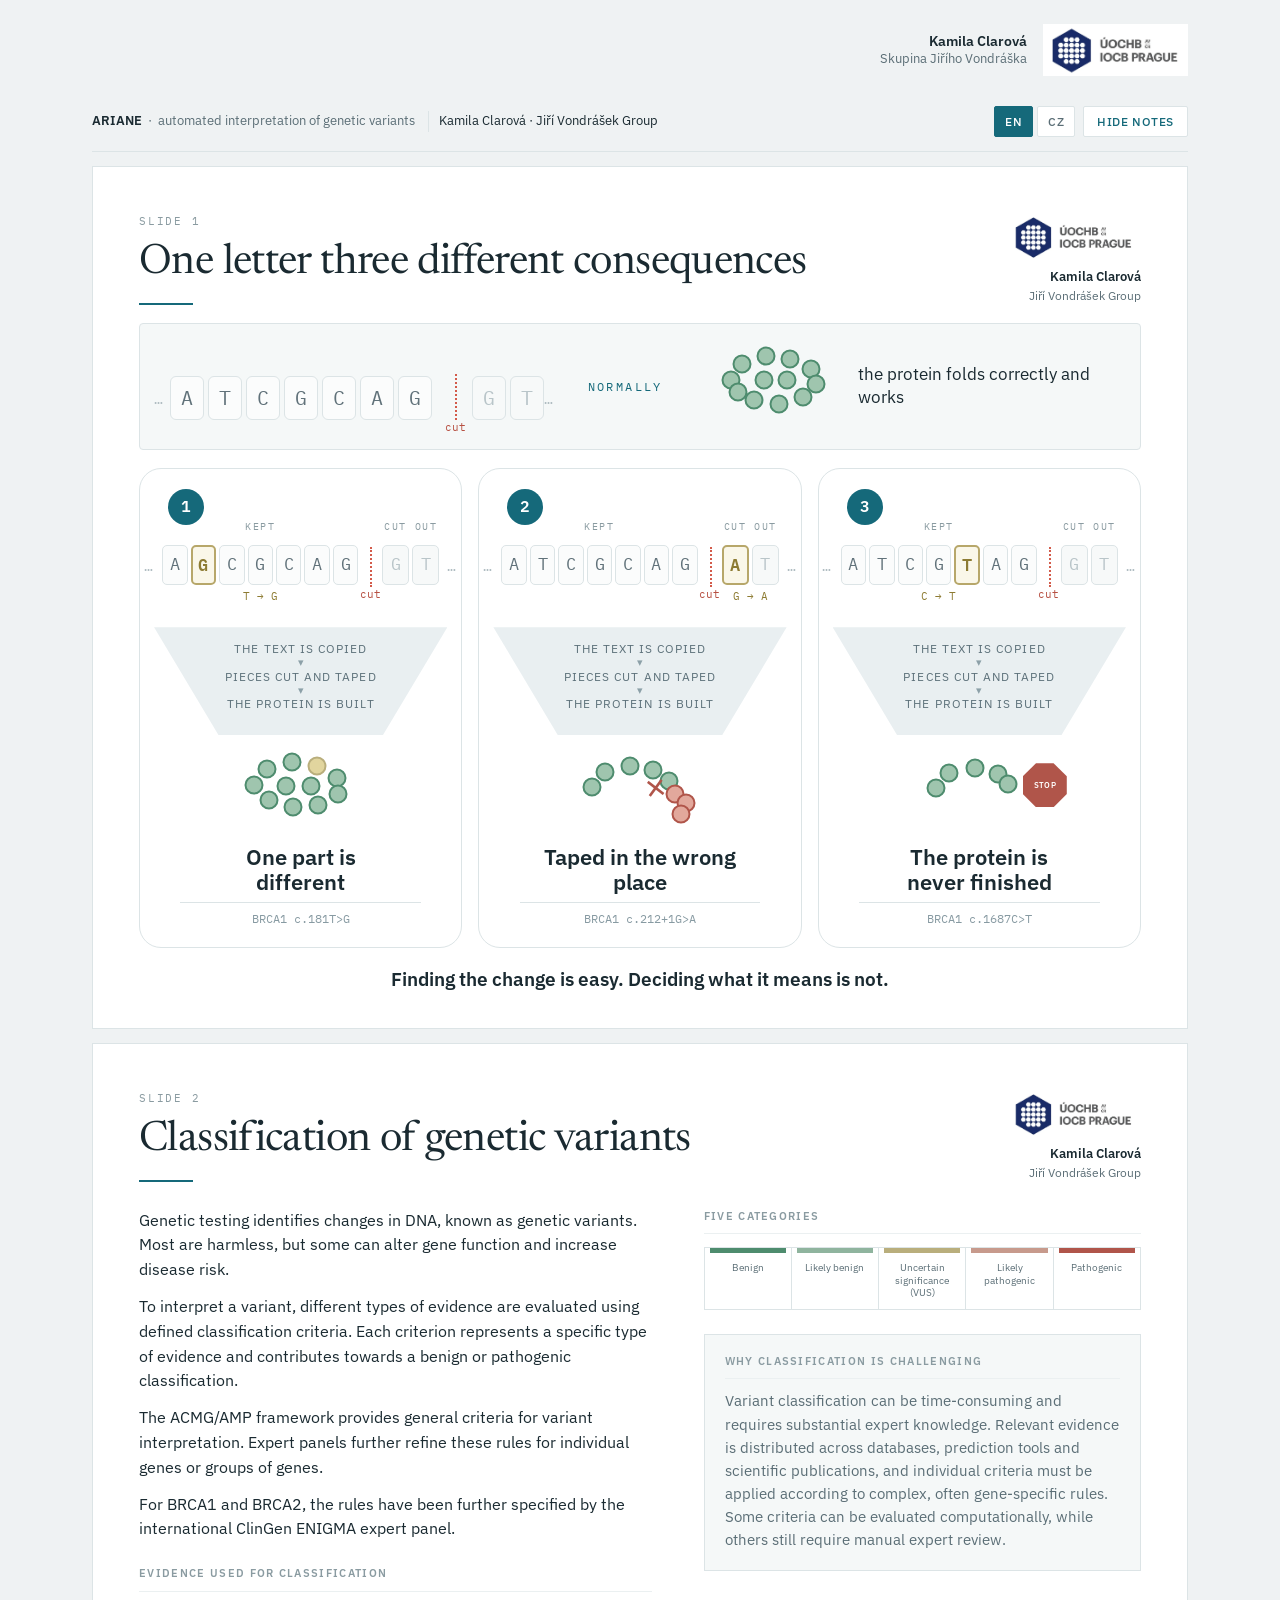
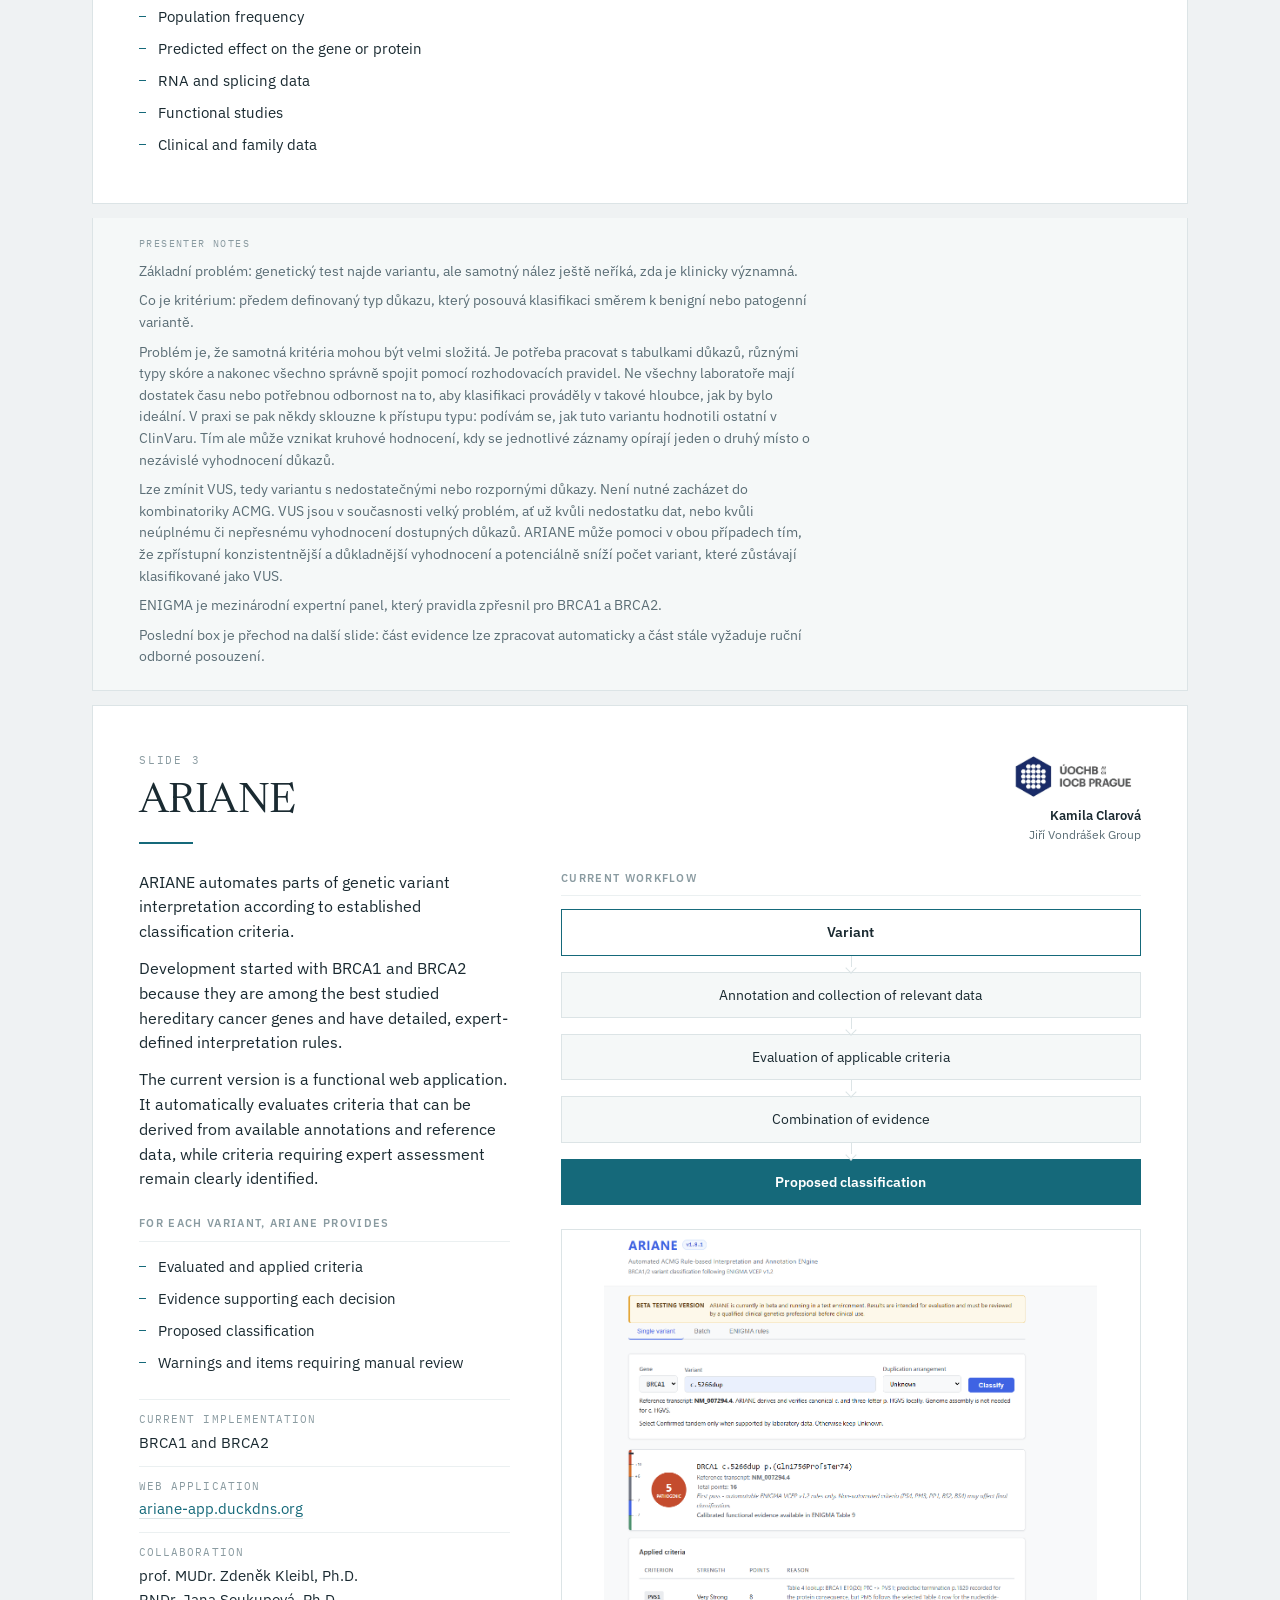
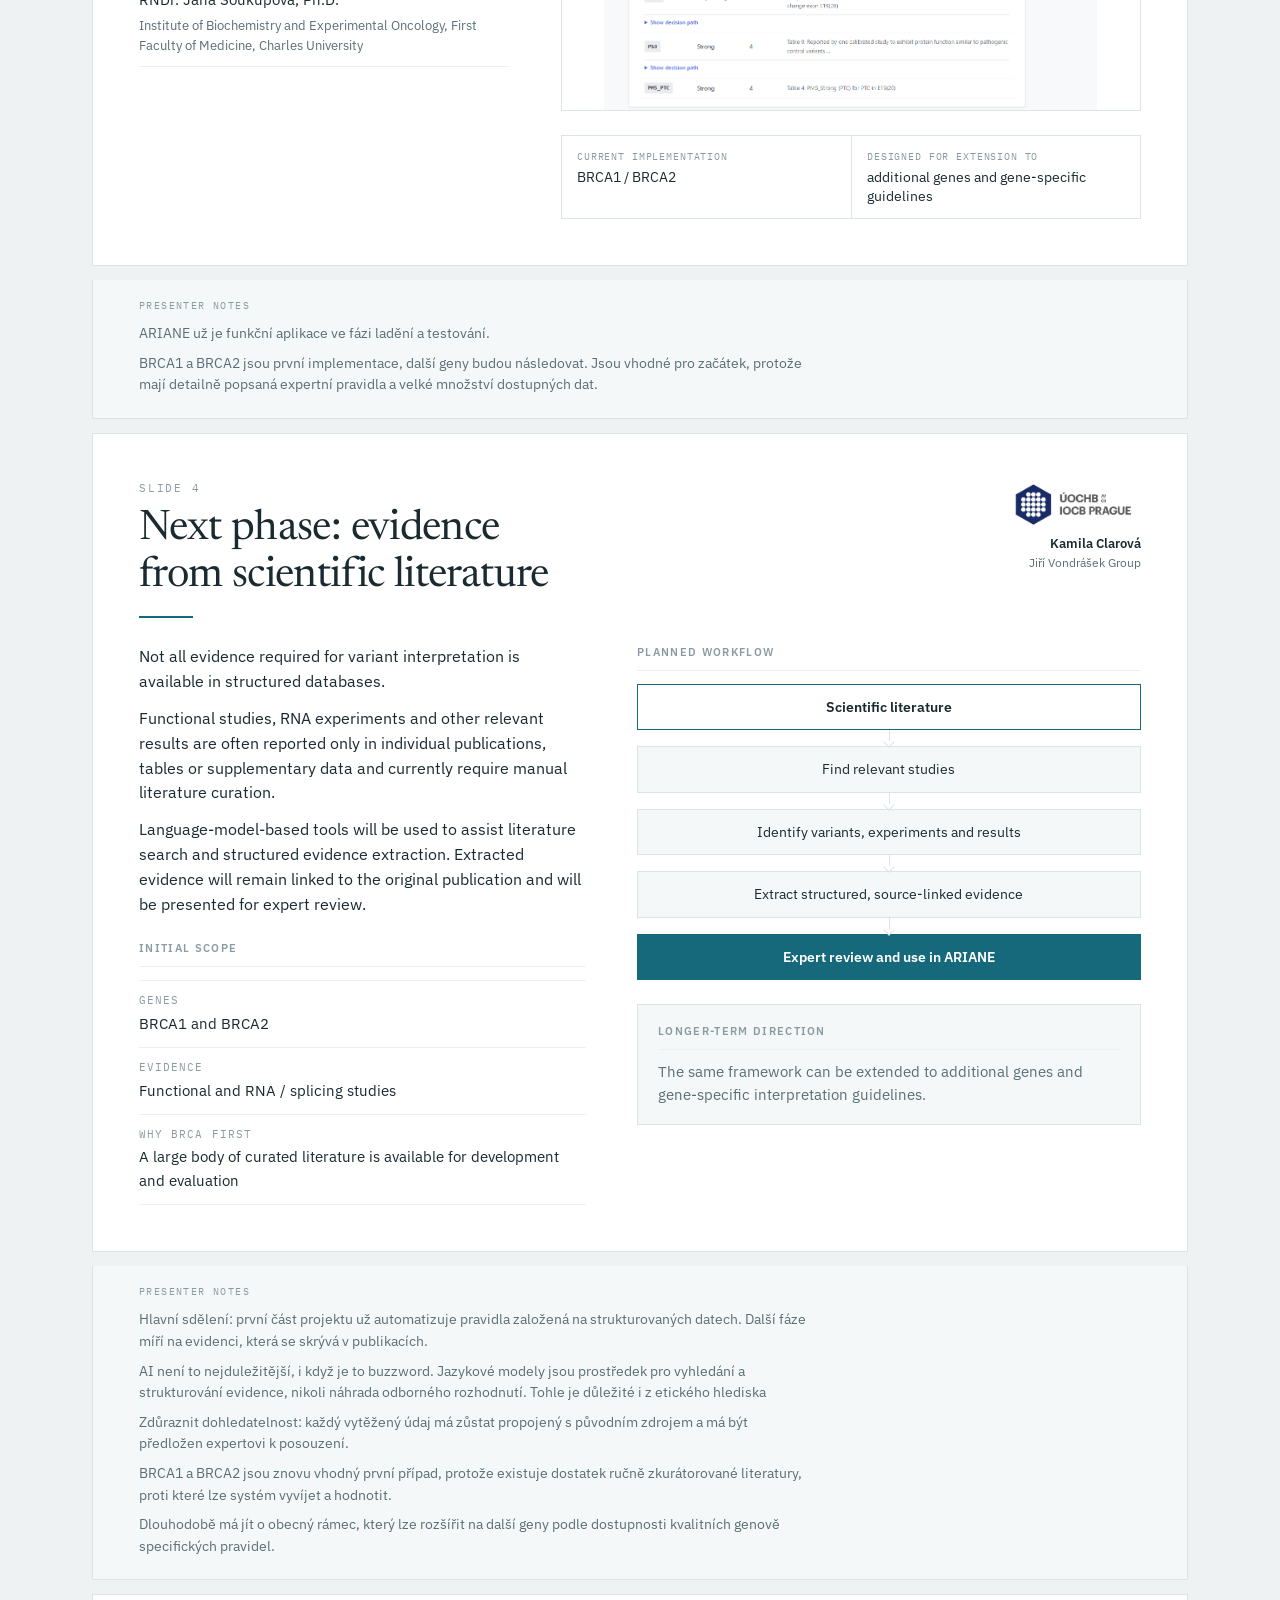
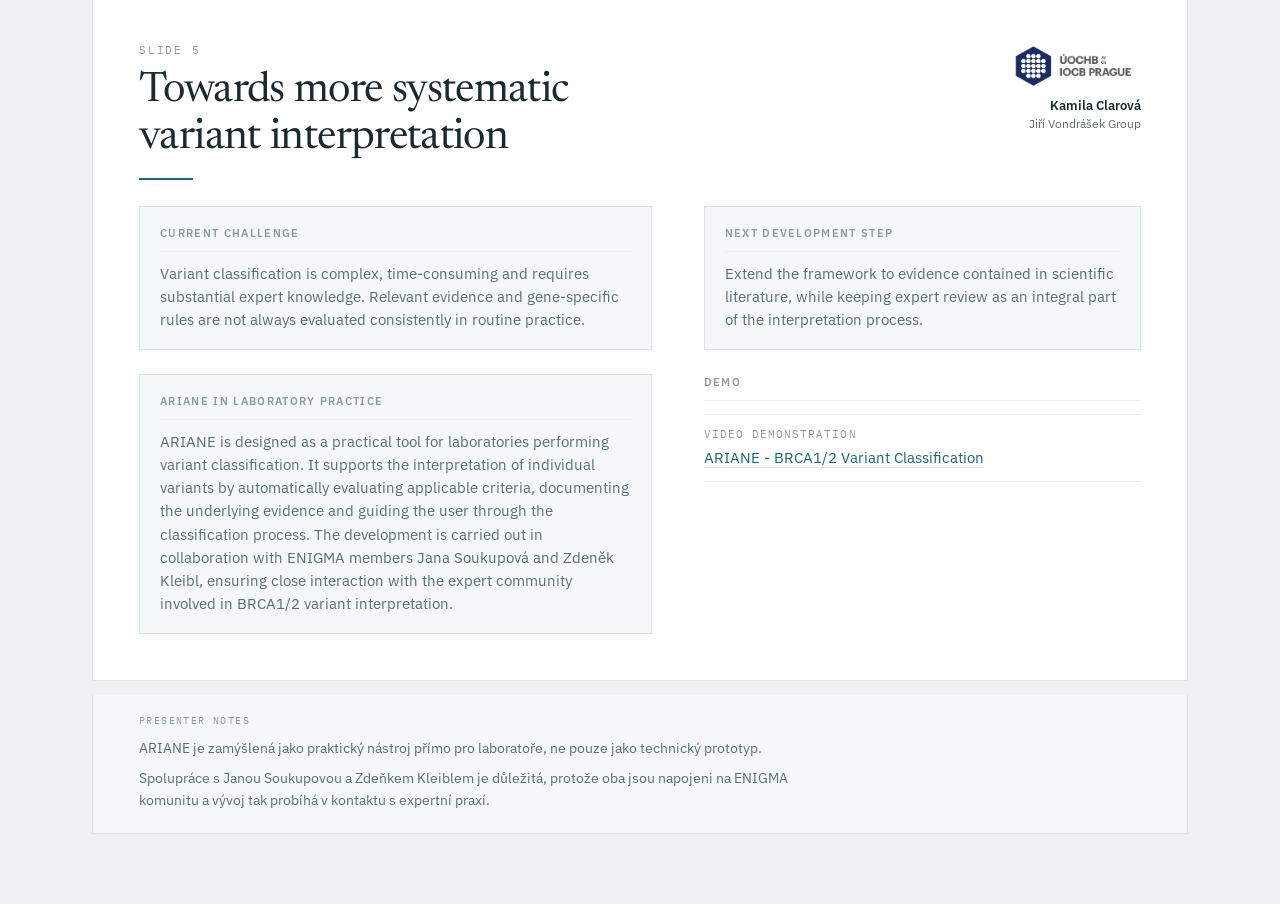
<file: index.html>
<!doctype html>
<html lang="en">
<head>
  <meta charset="utf-8">
  <meta name="viewport" content="width=device-width, initial-scale=1">
  <title>ARIANE Board Deck</title>
  <link rel="preconnect" href="https://fonts.googleapis.com">
  <link rel="preconnect" href="https://fonts.gstatic.com" crossorigin>
  <link rel="stylesheet" href="https://fonts.googleapis.com/css2?family=Newsreader:opsz,wght@6..72,400;6..72,500&family=IBM+Plex+Sans:wght@400;500;600&family=IBM+Plex+Mono:wght@400;500&display=swap">
  <link rel="stylesheet" href="ariane_styles.css">
</head>
<body>
  <div class="static-identity" aria-label="Presenter and institution">
    <div class="static-person">
      <strong>Kamila Clarová</strong>
      <span>Skupina Jiřího Vondráška</span>
    </div>
    <img src="images/uochb-iocb-prague-logo.png" alt="ÚOCHB IOCB Prague">
  </div>
  <main class="wrap" id="deck-root"></main>
  <script src="ariane_content_en.js"></script>
  <script src="ariane_content_cs.js"></script>
  <script src="ariane_app.js"></script>
</body>
</html>
</file>
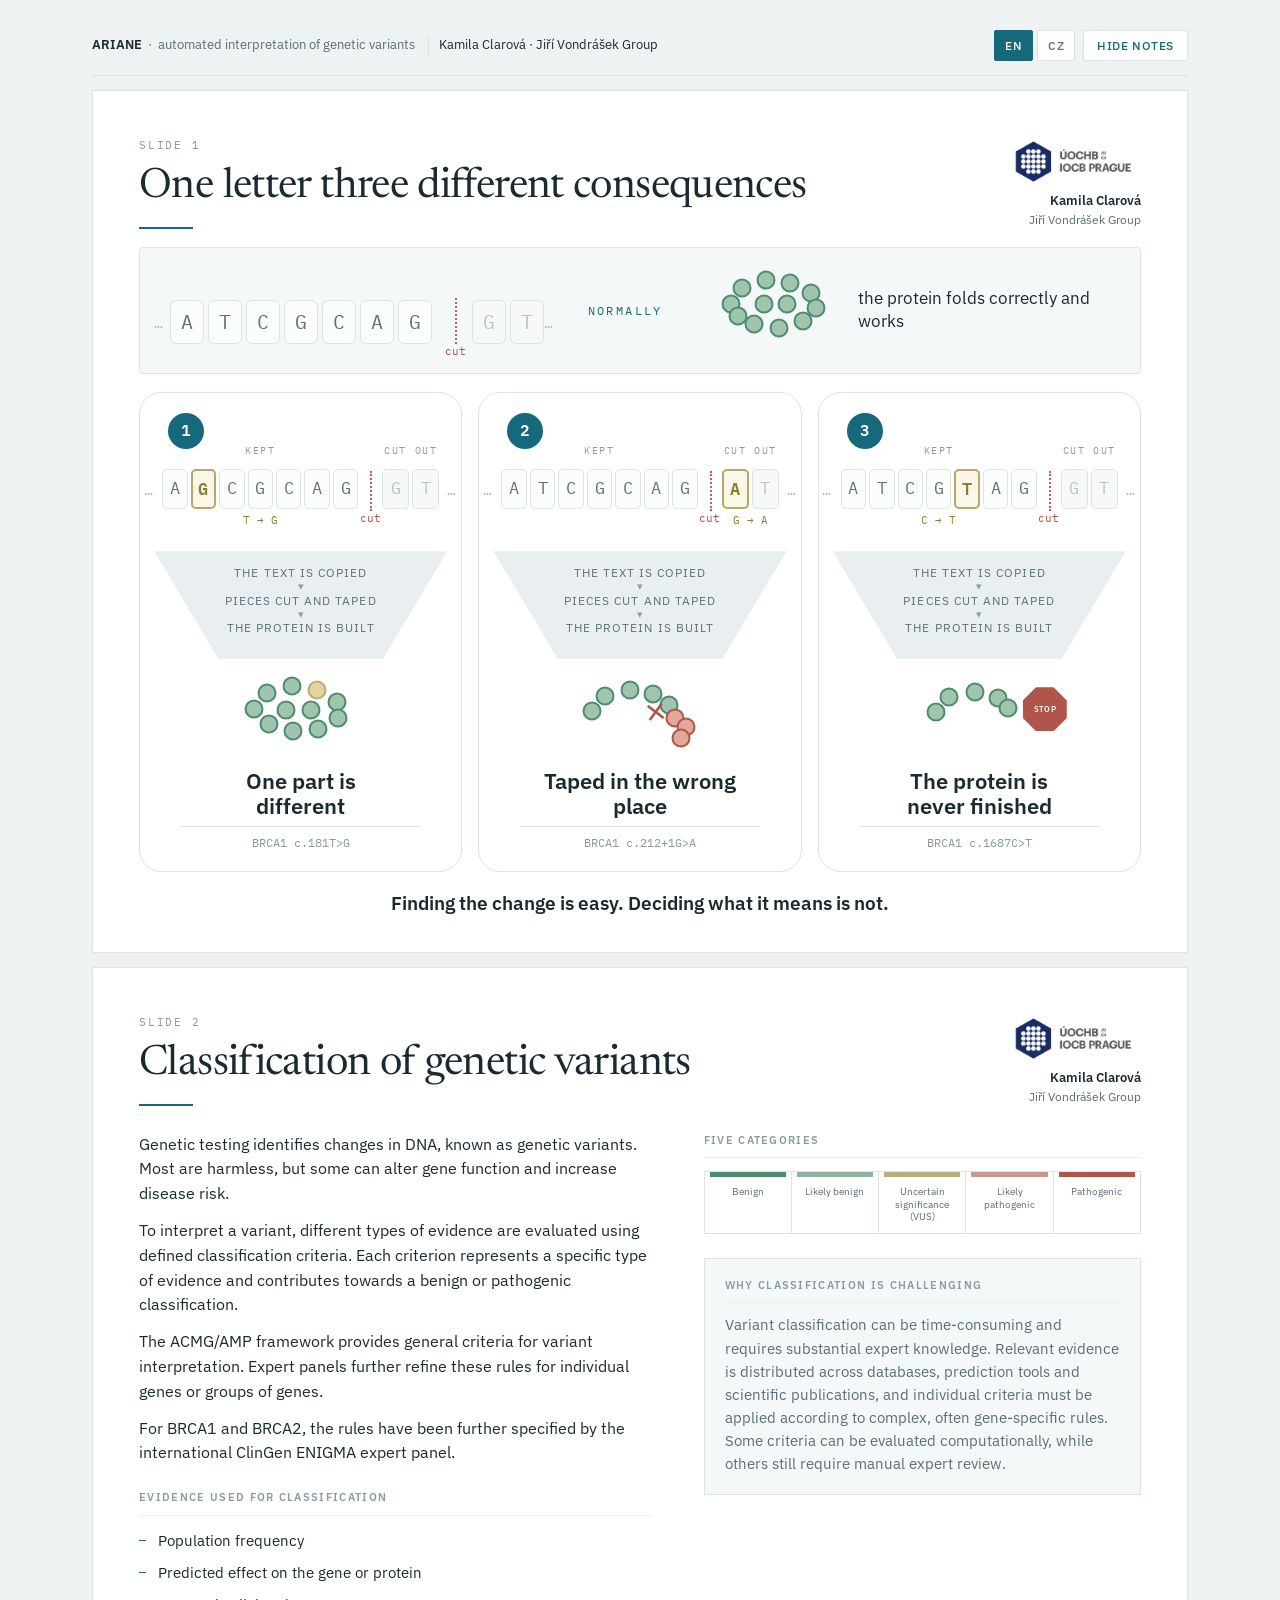
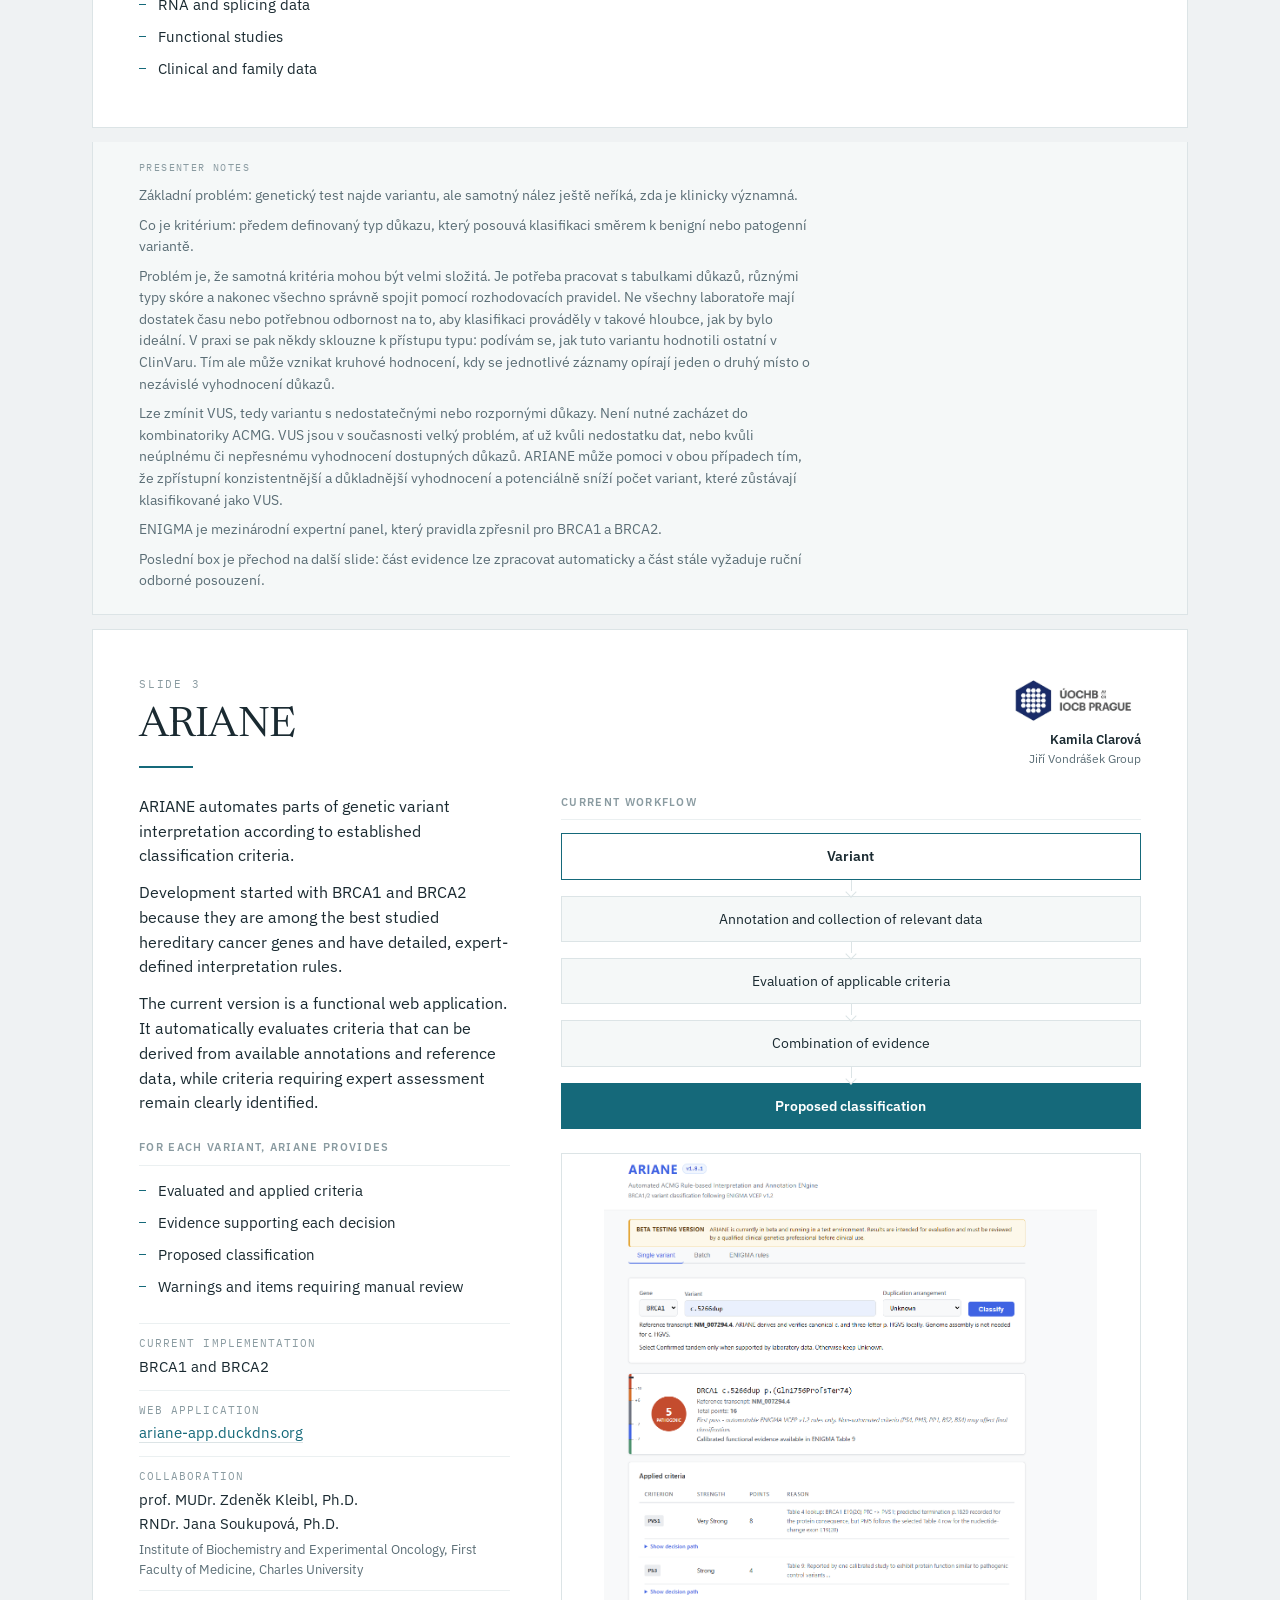
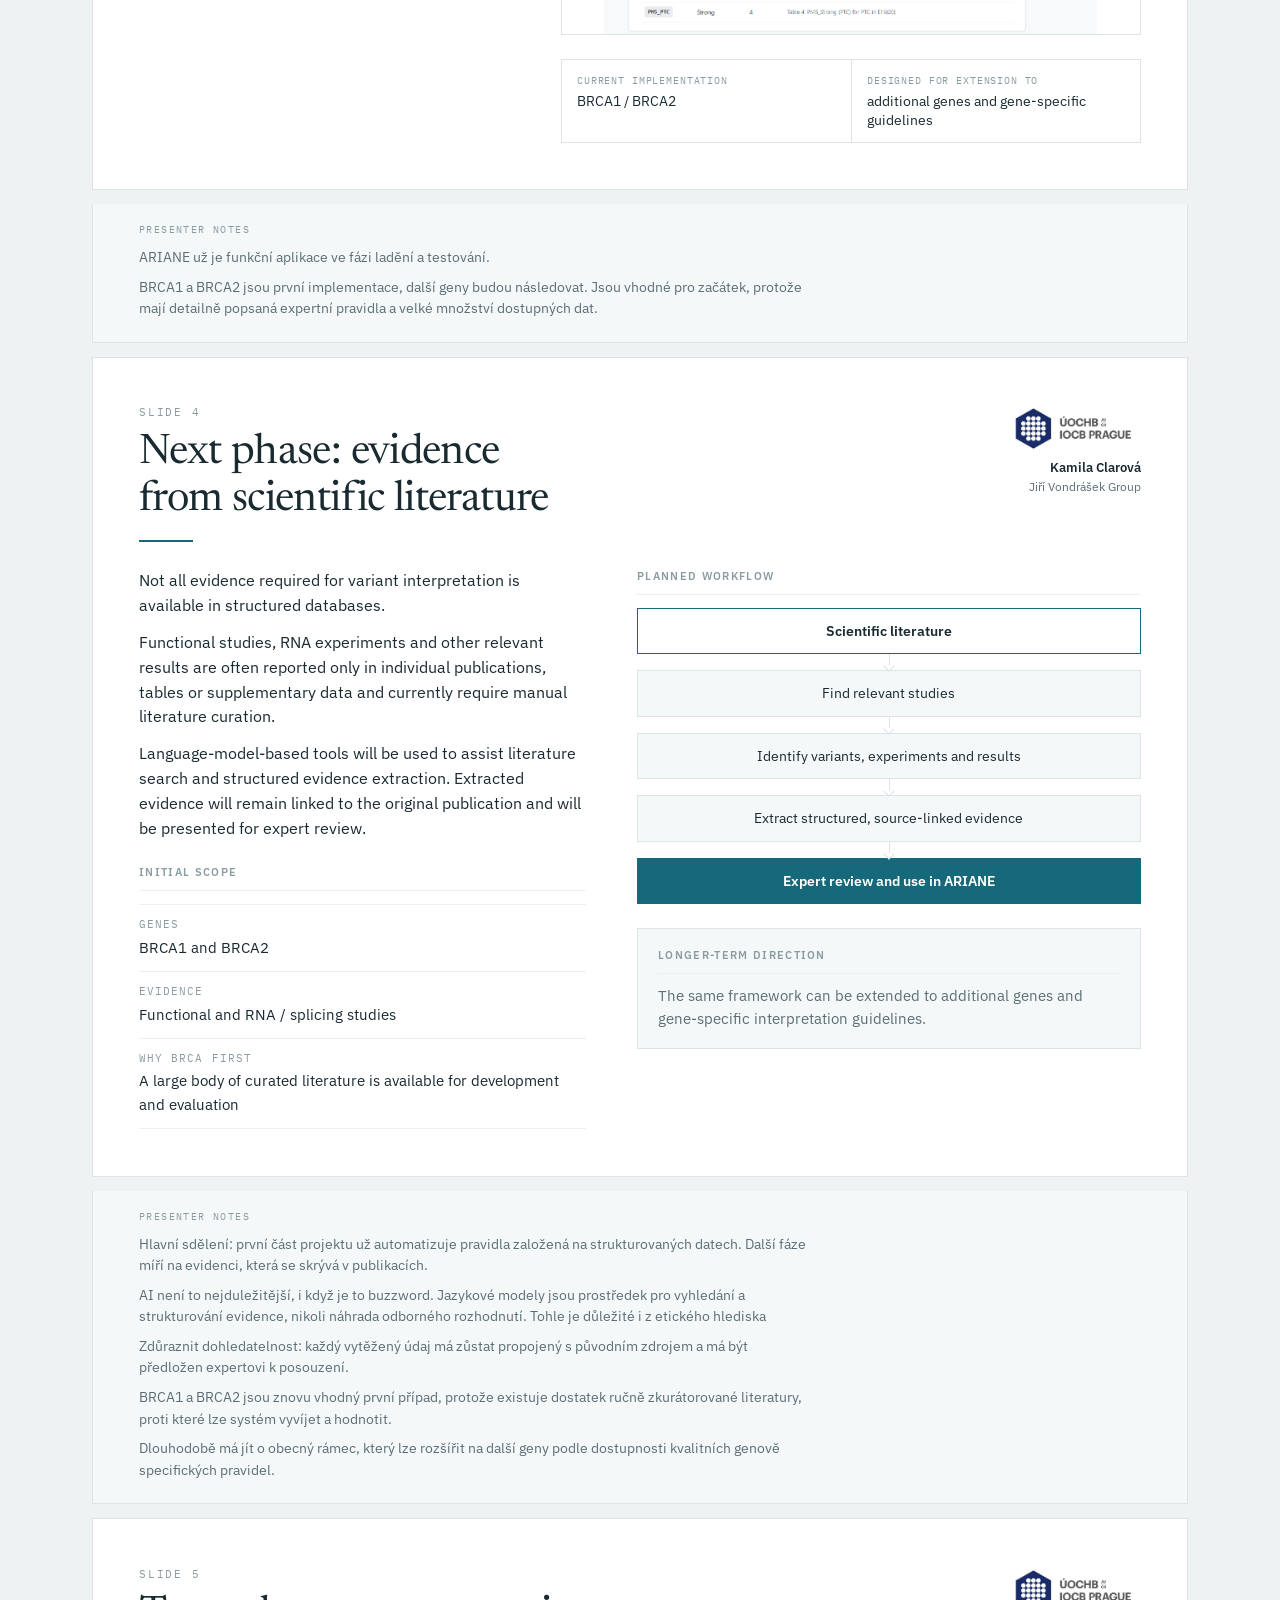
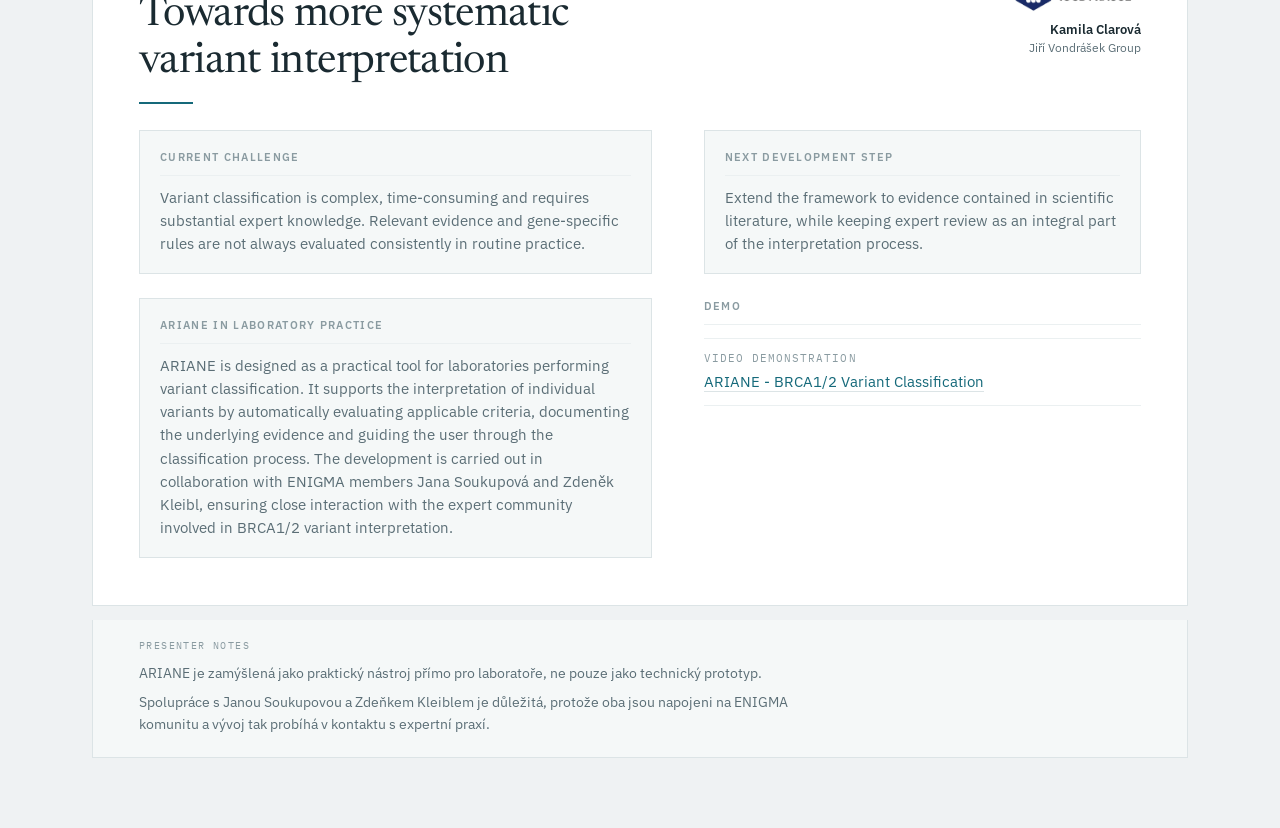
<file: ariane_presentation.html>
<!doctype html>
<html lang="en">
<head>
  <meta charset="utf-8">
  <meta name="viewport" content="width=device-width, initial-scale=1">
  <title>ARIANE Board Deck</title>
  <link rel="preconnect" href="https://fonts.googleapis.com">
  <link rel="preconnect" href="https://fonts.gstatic.com" crossorigin>
  <link rel="stylesheet" href="https://fonts.googleapis.com/css2?family=Newsreader:opsz,wght@6..72,400;6..72,500&family=IBM+Plex+Sans:wght@400;500;600&family=IBM+Plex+Mono:wght@400;500&display=swap">
  <link rel="stylesheet" href="ariane_styles.css">
</head>
<body>
  <main class="wrap" id="deck-root"></main>
  <script src="ariane_content_en.js"></script>
  <script src="ariane_content_cs.js"></script>
  <script src="ariane_app.js"></script>
</body>
</html>
</file>
<file: ariane_styles.css>
:root{
  --ground:#EFF2F3;
  --panel:#FFFFFF;
  --tint:#F5F8F8;
  --ink:#1A2A31;
  --soft:#5B6E76;
  --faint:#8A9BA1;
  --line:#DCE4E6;
  --hair:#EBF0F1;
  --accent:#15697A;
  --c1:#4E8C6E; --c2:#8FB49E; --c3:#B9AE7C; --c4:#C79A8C; --c5:#B0554A;
  --serif:"Newsreader",Georgia,"Times New Roman",serif;
  --sans:"IBM Plex Sans","Segoe UI",Helvetica,Arial,sans-serif;
  --mono:"IBM Plex Mono","SFMono-Regular",Consolas,monospace;
}
*{box-sizing:border-box}
body{background:var(--ground);color:var(--ink);font-family:var(--sans);line-height:1.6;-webkit-font-smoothing:antialiased;margin:0}
.wrap{max-width:1140px;margin:0 auto;padding:30px 22px 70px;display:flex;flex-direction:column;gap:14px}
.static-identity{max-width:1140px;margin:0 auto;padding:24px 22px 0;display:flex;align-items:center;justify-content:flex-end;gap:16px;color:var(--soft);font-size:13px}
.static-identity img{display:block;max-width:165px;max-height:52px;object-fit:contain}
.static-person{display:flex;flex-direction:column;align-items:flex-end;line-height:1.25;text-align:right}
.static-person strong{font-size:14px;color:var(--ink);font-weight:600}
.static-person span{font-size:12.5px;color:var(--soft)}
@media (max-width:700px){.static-identity{justify-content:flex-start}.static-person{align-items:flex-start;text-align:left}}
.bar{display:flex;flex-wrap:wrap;align-items:center;justify-content:space-between;gap:14px;padding-bottom:14px;border-bottom:1px solid var(--line)}
.bar .who{font-size:13px;color:var(--soft)}
.bar .who b{color:var(--ink);font-weight:600}
.btn{font-family:var(--sans);font-size:11.5px;font-weight:500;letter-spacing:.05em;text-transform:uppercase;color:var(--accent);background:var(--panel);border:1px solid var(--line);border-radius:2px;padding:7px 13px;cursor:pointer}
.btn:hover{border-color:var(--accent)}
.btn:focus-visible{outline:2px solid var(--accent);outline-offset:2px}
.slide{background:var(--panel);border:1px solid var(--line);padding:clamp(28px,3.6vw,50px);display:flex;flex-direction:column;gap:26px}
.head{display:flex;align-items:flex-start;justify-content:space-between;gap:22px}
.title-block{display:flex;flex-direction:column;gap:9px}
.deck-mark{display:flex;flex-direction:column;align-items:flex-end;gap:4px;min-width:185px;text-align:right;color:var(--soft)}
.deck-mark img{display:block;max-width:150px;max-height:48px;object-fit:contain;margin-bottom:4px}
.deck-mark .institution-wordmark{font-family:var(--sans);font-size:17px;font-weight:600;color:var(--ink)}
.deck-mark .author-name{font-size:13px;font-weight:600;color:var(--ink);line-height:1.22;white-space:nowrap}
.deck-mark .author-group{font-size:12px;color:var(--soft);line-height:1.22;white-space:nowrap}
.bar-author{display:inline-block;margin-left:10px;padding-left:10px;border-left:1px solid var(--line);color:var(--ink)}
@media (max-width:700px){.head{flex-direction:column}.deck-mark{display:flex;flex-direction:column;align-items:flex-end;gap:4px;min-width:185px;text-align:right;color:var(--soft)}.deck-mark img{display:block;max-width:150px;max-height:48px;object-fit:contain;margin-bottom:4px}}
.kicker{font-family:var(--mono);font-size:11px;letter-spacing:.16em;text-transform:uppercase;color:var(--faint)}
.slide h2{font-family:var(--serif);font-weight:400;font-size:clamp(28px,4vw,42px);line-height:1.12;letter-spacing:-.015em;margin:0;color:var(--ink);text-wrap:balance;max-width:25ch}
.slide h2::after{content:"";display:block;width:54px;height:2px;background:var(--accent);margin-top:16px}
.cols{display:grid;grid-template-columns:1.08fr .92fr;gap:clamp(28px,4vw,54px);align-items:start}
.slide.product .cols{grid-template-columns:.78fr 1.22fr}
.slide.literature .cols{grid-template-columns:.94fr 1.06fr}
@media (max-width:840px){.cols,.slide.product .cols,.slide.literature .cols{grid-template-columns:1fr;gap:30px}}
.stack{display:flex;flex-direction:column;gap:24px}
p{font-size:15.5px;margin:0 0 12px;max-width:60ch;color:var(--ink)}
p:last-child{margin-bottom:0}
p.quiet{color:var(--soft)}
h3{font-family:var(--sans);font-size:11px;font-weight:600;letter-spacing:.12em;text-transform:uppercase;color:var(--faint);margin:0 0 13px;padding-bottom:8px;border-bottom:1px solid var(--hair)}
ul{list-style:none;margin:0;padding:0;display:flex;flex-direction:column;gap:8px}
ul li{position:relative;padding-left:19px;font-size:15px;max-width:58ch}
ul li::before{content:"";position:absolute;left:0;top:.72em;width:7px;height:1px;background:var(--accent)}
.flow{display:flex;flex-direction:column;align-items:stretch;gap:0}
.flow .n{background:var(--tint);border:1px solid var(--line);padding:11px 16px;font-size:14px;text-align:center;color:var(--ink)}
.flow .n.first{background:var(--panel);border-color:var(--accent);font-weight:600}
.flow .n.last{background:var(--accent);border-color:var(--accent);color:#fff;font-weight:600}
.flow .a{height:16px;position:relative}
.flow .a::before{content:"";position:absolute;left:50%;top:0;bottom:5px;width:1px;background:var(--line)}
.flow .a::after{content:"";position:absolute;left:50%;bottom:0;width:7px;height:7px;border-right:1px solid var(--line);border-bottom:1px solid var(--line);transform:translateX(-50%) rotate(45deg)}
.scale{display:grid;grid-template-columns:repeat(5,1fr);gap:1px;background:var(--line);border:1px solid var(--line)}
.scale>div{background:var(--panel);padding:0 5px 9px;text-align:center;min-width:0}
.scale .bar5{height:5px;margin-bottom:9px}
.scale .t{font-size:10px;line-height:1.25;color:var(--soft);overflow-wrap:anywhere}
.s1 .bar5{background:var(--c1)} .s2 .bar5{background:var(--c2)} .s3 .bar5{background:var(--c3)}
.s4 .bar5{background:var(--c4)} .s5 .bar5{background:var(--c5)}
.kv{display:flex;flex-direction:column;border-top:1px solid var(--hair)}
.kv>div{padding:11px 0;border-bottom:1px solid var(--hair)}
.kv .k{font-family:var(--mono);font-size:10.5px;letter-spacing:.1em;text-transform:uppercase;color:var(--faint);margin-bottom:3px}
.kv .v{font-size:15px;color:var(--ink)}
.kv .v a{color:var(--accent);text-decoration:none;border-bottom:1px solid var(--line)}
.kv .v a:hover{border-color:var(--accent)}
.kv .v small{display:block;font-size:12.5px;color:var(--soft);margin-top:3px}
.callout{background:var(--tint);border:1px solid var(--line);padding:18px 20px}
.callout h3{margin-bottom:10px}
.callout p{color:var(--soft);font-size:14.5px}
.media{border:1px dashed var(--line);background:var(--tint);min-height:285px;display:flex;align-items:center;justify-content:center;overflow:hidden}
.media.has-image{border-style:solid;background:#fff}
.media img{display:block;width:100%;height:auto;max-height:480px;object-fit:contain}
.media-placeholder{padding:26px 20px;text-align:center}
.media-placeholder .t{font-family:var(--mono);font-size:10.5px;letter-spacing:.11em;text-transform:uppercase;color:var(--accent);margin-bottom:7px}
.media-placeholder .d{font-size:12.5px;color:var(--soft);max-width:40ch;margin:0 auto}
.scope{display:grid;grid-template-columns:1fr 1fr;border:1px solid var(--line);background:var(--panel)}
.scope>div{padding:13px 15px}
.scope>div+div{border-left:1px solid var(--line)}
.scope .k{font-family:var(--mono);font-size:9.5px;letter-spacing:.09em;text-transform:uppercase;color:var(--faint);margin-bottom:4px}
.scope .v{font-size:13.5px;line-height:1.35;color:var(--ink)}
.notes{background:var(--tint);border:1px solid var(--line);border-top:none;padding:18px clamp(28px,3.6vw,50px) 22px}
.notes .lab{font-family:var(--mono);font-size:10px;letter-spacing:.14em;text-transform:uppercase;color:var(--faint);margin-bottom:9px}
.notes p{margin:0 0 8px;font-size:13.5px;color:var(--soft);max-width:84ch}
.notes p:last-child{margin-bottom:0}
.notes strong{color:var(--ink);font-weight:600}
body.hide-notes .notes{display:none}
.foot{font-size:11.5px;color:var(--faint);border-top:1px solid var(--line);padding-top:13px;max-width:80ch}

.controls{display:flex;flex-wrap:wrap;align-items:center;justify-content:flex-end;gap:8px}
.lang-switch{display:flex;align-items:center;gap:4px}
.lang-btn{min-width:38px;padding-left:10px;padding-right:10px;color:var(--soft)}
.lang-btn.active{color:#fff;background:var(--accent);border-color:var(--accent)}
.lang-btn.active:hover{border-color:var(--accent)}
@media print{
  body{background:#fff}
  .wrap{max-width:none;padding:0;gap:0}
  .bar,.foot,.static-identity{display:none}
  .slide{border:none;page-break-inside:avoid;padding:13mm}
  .notes{border:none;background:#fff;page-break-after:always;padding:0 13mm 9mm}
}
@media (prefers-reduced-motion:reduce){*{animation:none!important;transition:none!important}}


.slide.image-only{padding:0;overflow:hidden;background:#fff}
.slide.image-only img{display:block;width:100%;height:auto}
@media print{.slide.image-only{padding:0;page-break-after:always}.slide.image-only img{width:100%;height:auto}}


/* Native HTML/CSS DNA consequence slide */
.slide.dna-story{
  gap:18px;
  padding-bottom:34px;
}
.slide.dna-story h2{max-width:30ch}
.dna-reference{
  display:grid;
  grid-template-columns:minmax(380px,1.75fr) minmax(90px,.55fr) 130px minmax(240px,1.2fr);
  gap:22px;
  align-items:center;
  background:var(--tint);
  border:1px solid var(--line);
  border-radius:4px;
  padding:18px 24px;
}
.dna-normal-label{
  font-family:var(--mono);
  font-size:12px;
  letter-spacing:.2em;
  text-transform:uppercase;
  color:var(--accent);
  text-align:center;
}
.dna-normal-text{
  font-size:17px;
  line-height:1.35;
  color:var(--ink);
}
.dna-variants{
  display:grid;
  grid-template-columns:repeat(3,minmax(0,1fr));
  gap:16px;
}
.dna-variant-card{
  position:relative;
  border:1px solid var(--line);
  border-radius:22px;
  min-width:0;
  padding:46px 24px 18px;
  display:flex;
  flex-direction:column;
  align-items:center;
  background:var(--panel);
}
.dna-number{
  position:absolute;
  left:28px;
  top:20px;
  width:36px;
  height:36px;
  border-radius:50%;
  background:var(--accent);
  color:#fff;
  display:grid;
  place-items:center;
  font-size:16px;
  font-weight:600;
}
.dna-sequence{
  width:100%;
  display:grid;
  grid-template-columns:minmax(0,1fr) 18px auto;
  grid-template-rows:auto auto;
  column-gap:8px;
  align-items:end;
  position:relative;
  margin-top:4px;
}
.dna-region{min-width:0}
.dna-region-label{
  min-height:19px;
  margin-bottom:7px;
  font-family:var(--mono);
  text-transform:uppercase;
  letter-spacing:.16em;
  color:var(--faint);
  font-size:10px;
  text-align:center;
}
.dna-base-strip{
  display:flex;
  justify-content:center;
  gap:4px;
  white-space:nowrap;
}
.dna-base{
  width:38px;
  height:48px;
  border:1px solid var(--line);
  background:#fbfcfc;
  border-radius:6px;
  display:grid;
  place-items:center;
  font-family:var(--mono);
  font-size:22px;
  color:#61727a;
}
.dna-base.changed{
  background:#faf7e9;
  border:2px solid #b7a76a;
  color:#8d7b32;
  font-weight:600;
}
.removed .dna-base{
  color:#b9c5c9;
  background:#f7f9f9;
}
.removed .dna-base.changed{
  color:#8d7b32;
  background:#faf7e9;
}
.dna-cut-marker{
  position:relative;
  height:68px;
  align-self:end;
  transform:translateY(20px);
}
.dna-cut-line{
  position:absolute;
  top:2px;
  left:50%;
  height:46px;
  border-left:2px dotted #d35b4b;
}
.dna-cut-word{
  position:absolute;
  top:47px;
  left:50%;
  transform:translateX(-50%);
  font-family:var(--mono);
  font-size:11px;
  color:#b75042;
  white-space:nowrap;
}
.dna-mutation{
  grid-column:1;
  font-family:var(--mono);
  font-size:11px;
  color:#8d7b32;
  text-align:center;
  padding-top:3px;
}
.dna-mutation.under-cut{
  grid-column:3;
}
.reference-sequence .dna-region-label{display:none}
.reference-sequence{
  margin:0;
  grid-template-columns:minmax(0,1fr) 18px auto;
}
.reference-sequence .dna-base{width:40px;height:48px}
.dna-funnel{
  width:100%;
  margin:22px 0 10px;
  padding:15px 28px 24px;
  background:#e9eff1;
  clip-path:polygon(0 0,100% 0,78% 100%,22% 100%);
  text-align:center;
}
.dna-process-step{
  font-size:11.5px;
  letter-spacing:.09em;
  text-transform:uppercase;
  color:#5d717a;
  line-height:1.2;
}
.dna-process-chevron{
  color:#8ca0a8;
  font-size:11px;
  line-height:1.25;
}
.protein-figure{
  position:relative;
  width:145px;
  height:86px;
  margin:0 auto 3px;
}
.aa-dot{
  position:absolute;
  width:19px;
  height:19px;
  border-radius:50%;
  background:#9fc5ae;
  border:2px solid #4e8c6e;
  transform:translate(-50%,-50%);
}
.aa-different{
  background:#e1d59e;
  border-color:#b9ae7c;
}
.aa-wrong{
  background:#e2a89c;
  border-color:#b0554a;
}
.protein-break{
  position:absolute;
  left:60%;
  top:47%;
  transform:translate(-50%,-50%) rotate(-8deg);
  color:#b0554a;
  font-size:38px;
  line-height:1;
  font-weight:400;
}
.protein-stop{
  position:absolute;
  right:-15px;
  top:18px;
  width:44px;
  height:44px;
  clip-path:polygon(30% 0,70% 0,100% 30%,100% 70%,70% 100%,30% 100%,0 70%,0 30%);
  background:#b0554a;
  color:#fff;
  display:grid;
  place-items:center;
  font-size:8px;
  font-weight:600;
  letter-spacing:.04em;
}
.dna-result{
  margin-top:2px;
  min-height:58px;
  display:flex;
  align-items:flex-end;
  justify-content:center;
  text-align:center;
  font-size:22px;
  line-height:1.12;
  font-weight:600;
  max-width:15ch;
  color:var(--ink);
}
.dna-hgvs{
  width:82%;
  border-top:1px solid var(--line);
  margin-top:8px;
  padding-top:7px;
  text-align:center;
  font-family:var(--mono);
  color:#879aa2;
  font-size:11.5px;
}
.dna-takeaway{
  text-align:center;
  font-size:19px;
  font-weight:600;
  color:var(--ink);
  margin-top:-2px;
}
@media (max-width:1000px){
  .dna-reference{
    grid-template-columns:1fr auto 115px;
  }
  .dna-normal-text{
    grid-column:1/-1;
    text-align:center;
  }
  .dna-base{width:32px;height:43px;font-size:19px}
}
@media (max-width:840px){
  .dna-reference{grid-template-columns:1fr;text-align:center}
  .dna-normal-label{margin-top:2px}
  .dna-normal-text{grid-column:auto}
  .dna-variants{grid-template-columns:1fr}
  .dna-variant-card{padding-left:18px;padding-right:18px}
  .dna-sequence{max-width:520px}
  .dna-base{width:38px}
}
@media (max-width:480px){
  .dna-base{width:30px;height:40px;font-size:18px}
  .dna-region-label{font-size:9px}
  .dna-funnel{padding-left:18px;padding-right:18px}
}
@media print{
  .slide.dna-story{page-break-after:always}
  .dna-variants{grid-template-columns:repeat(3,minmax(0,1fr))}
  .dna-base{width:31px;height:40px;font-size:18px}
  .dna-reference{grid-template-columns:1.7fr .5fr 110px 1.1fr}
  .dna-result{font-size:18px}
}

/*  DNA story */
.dna-variant-card{padding-left:14px;padding-right:14px}
.dna-variant-card .dna-sequence{grid-template-columns:minmax(0,1fr) 14px auto;column-gap:5px;padding:0 8px}
.dna-variant-card .dna-base-strip{gap:3px}
.dna-variant-card .dna-base{width:27px;height:40px;font-size:17px;border-radius:5px}
.dna-variant-card .dna-cut-marker{height:60px}
.dna-variant-card .dna-cut-line{height:40px}
.dna-variant-card .dna-cut-word{top:41px}
.reference-sequence .dna-base{width:34px;height:44px;font-size:20px}
.reference-sequence .dna-base-strip{gap:4px}
.dna-sequence::before,.dna-sequence::after{
  position:absolute;
  top:35px;
  font-family:var(--mono);
  color:#aebbc0;
  font-size:15px;
  letter-spacing:.08em;
}
.dna-sequence::before{content:"…";left:0px;transform:translateX(-100%)}
.dna-sequence::after{content:"…";right:0px;transform:translateX(100%)}
.reference-sequence::before,.reference-sequence::after{top:35px}
@media(max-width:1000px){
  .dna-variant-card .dna-base{width:25px;height:38px;font-size:16px}
  .reference-sequence .dna-base{width:31px;height:42px;font-size:18px}
}
@media(max-width:840px){
  .dna-variant-card .dna-base{width:38px;height:44px;font-size:19px}
  .dna-variant-card{padding-left:24px;padding-right:24px}
  .dna-variant-card .dna-sequence{max-width:560px}
}
@media(max-width:480px){
  .dna-variant-card .dna-base{width:28px;height:38px;font-size:16px}
  .dna-variant-card{padding-left:12px;padding-right:12px}
  .dna-sequence::before,.dna-sequence::after{display:none}
}
</file>
